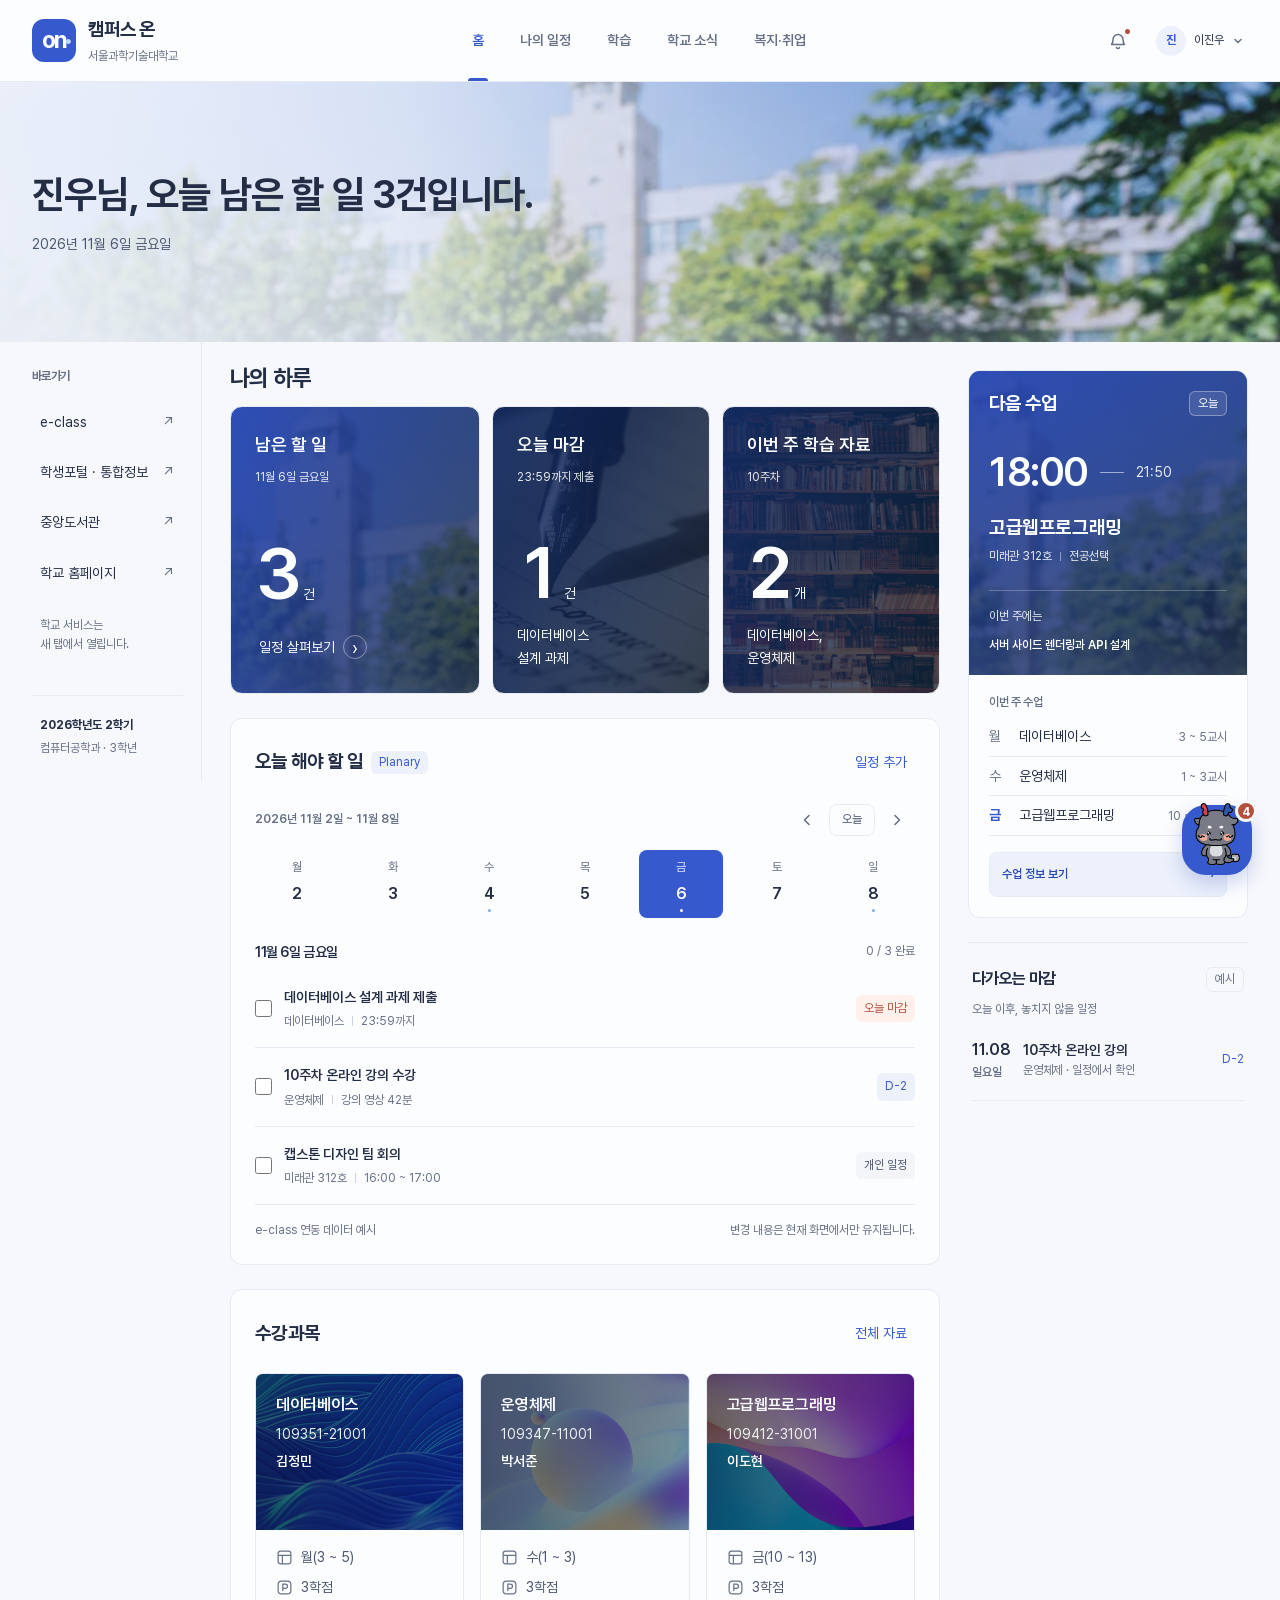
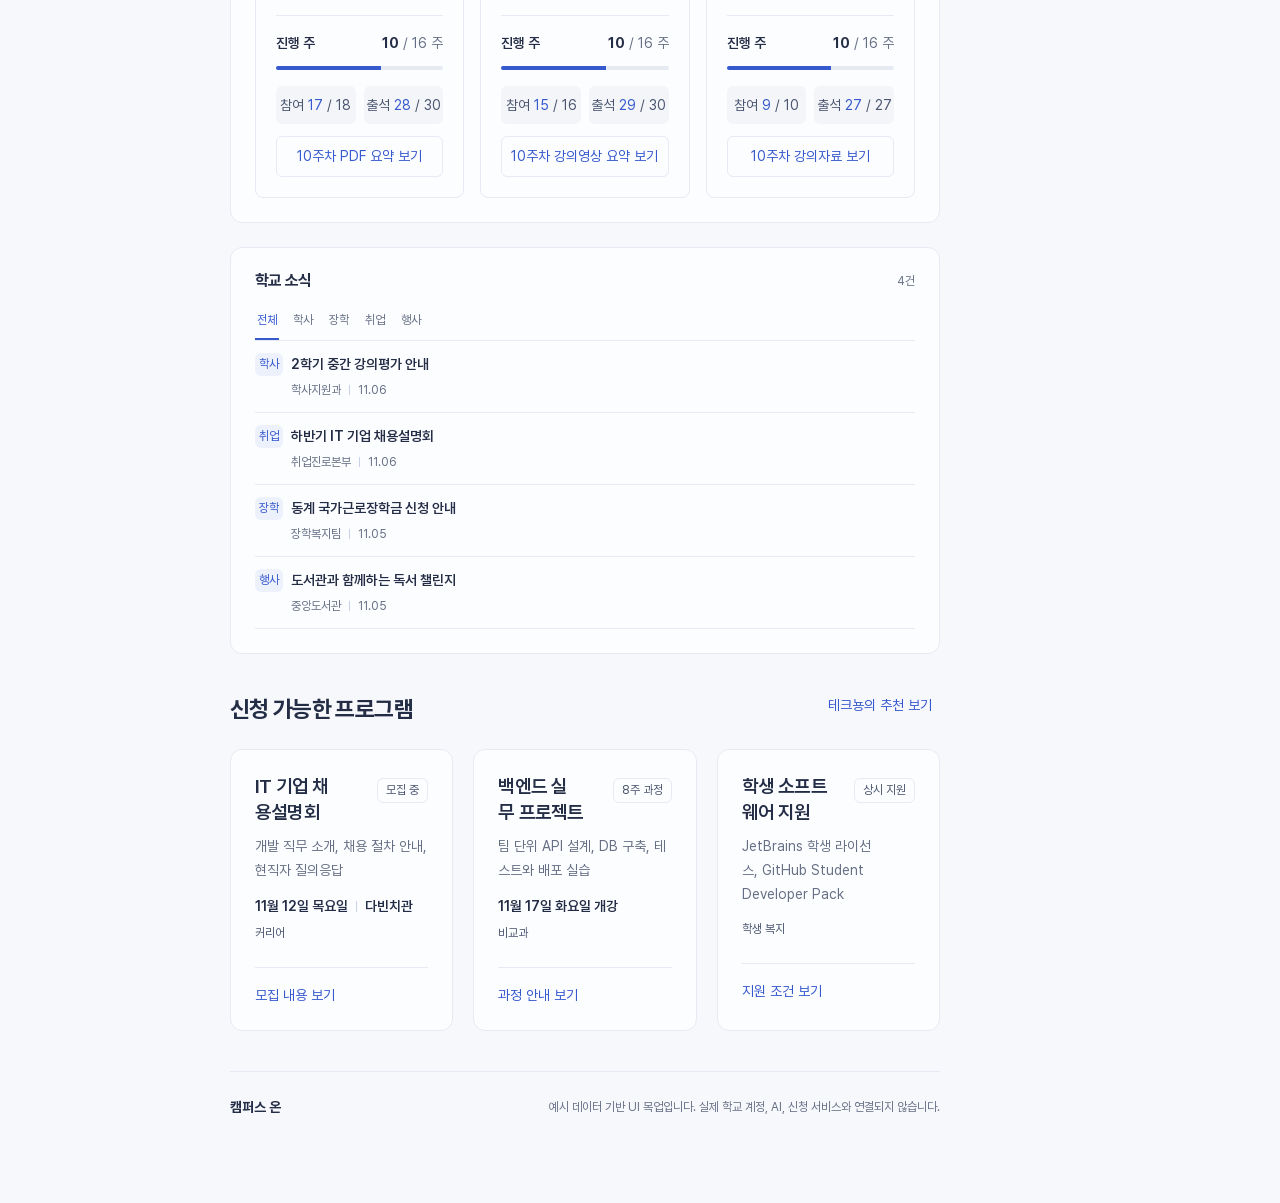
<file: index.html>
<!doctype html>
<html lang="ko">
<head><meta charset="utf-8"><meta name="viewport" content="width=device-width,initial-scale=1"><meta name="theme-color" content="#f7f8fc"><meta name="description" content="서울과학기술대학교 학생의 오늘 일정, 수강과목, 학교 소식, 신청 가능한 프로그램을 한 화면에 모은 캠퍼스 온 화면 목업입니다."><title>나의 하루 | 캠퍼스 온</title><link rel="stylesheet" href="styles.css?v=764abb1"><script src="app.js" defer></script></head>
<body>
<header class="header"><a class="brand" href="#home" aria-label="캠퍼스 온 홈"><span class="brand-symbol">on<span>·</span></span><span>캠퍼스 온<small>서울과학기술대학교</small></span></a><nav aria-label="주 메뉴"><button class="nav-button active" data-view="home" aria-current="page">홈</button><button class="nav-button" data-view="schedule">나의 일정</button><button class="nav-button" data-view="learning">학습</button><button class="nav-button" data-view="notices">학교 소식</button><button class="nav-button" data-view="benefits">복지·취업</button></nav><div class="header-actions"><button class="notification-button icon-button" id="notification-button" aria-label="알림 3개" aria-expanded="false" aria-controls="notifications"><svg viewBox="0 0 20 20" fill="none" stroke="currentColor" stroke-width="1.5" stroke-linecap="round" stroke-linejoin="round" aria-hidden="true"><path d="M5 8.5a5 5 0 0 1 10 0c0 3.5 1.5 5 1.5 5h-13S5 12 5 8.5Z"/><path d="M8.5 16.5a1.6 1.6 0 0 0 3 0"/></svg><i></i></button><button class="profile-button" id="profile-button" aria-expanded="false" aria-controls="profile-menu"><span class="avatar">진</span><span>이진우</span><svg class="caret" viewBox="0 0 12 12" fill="none" stroke="currentColor" stroke-width="1.5" stroke-linecap="round" stroke-linejoin="round" aria-hidden="true"><path d="m3 4.5 3 3 3-3"/></svg></button></div><section class="header-popover" id="notifications" hidden><h2>새로운 알림 3건</h2><p>데이터베이스 설계 과제 오늘 23:59 마감<small class="meta"><span>일정</span><span>오늘</span></small></p><p>운영체제 10주차 강의 요약 등록<small class="meta"><span>학습</span><span>10분 전</span></small></p><p>신청 가능한 프로그램 4건<small class="meta"><span>테크뇽</span><span>오늘</span></small></p></section><section class="header-popover profile-menu" id="profile-menu" hidden><span class="avatar">진</span><h2>이진우</h2><p>서울과학기술대학교<br>컴퓨터공학과 3학년 2학기</p><small>프로필은 화면 확인용 예시입니다.</small></section></header>
<section class="welcome"><div class="welcome-copy"><h1>진우님, 오늘 남은 할 일 <span id="hero-pending">3</span>건입니다.</h1><p class="welcome-profile">2026년 11월 6일 금요일</p></div></section>
<div class="portal-layout">
<aside class="shortcut-rail" aria-label="학교 서비스 바로가기">
<h2>바로가기</h2>
<nav aria-label="학교 서비스">
<a href="https://eclass.seoultech.ac.kr/ilos/main/main_form.acl" target="_blank" rel="noopener noreferrer"><span>e-class</span><span aria-hidden="true">↗</span></a>
<a href="https://portal.seoultech.ac.kr/" target="_blank" rel="noopener noreferrer"><span>학생포털 · 통합정보</span><span aria-hidden="true">↗</span></a>
<a href="https://library.seoultech.ac.kr/" target="_blank" rel="noopener noreferrer"><span>중앙도서관</span><span aria-hidden="true">↗</span></a>
<a href="https://www.seoultech.ac.kr/" target="_blank" rel="noopener noreferrer"><span>학교 홈페이지</span><span aria-hidden="true">↗</span></a>
</nav>
<p>학교 서비스는<br>새 탭에서 열립니다.</p>
<div class="rail-term"><strong>2026학년도 2학기</strong><span>컴퓨터공학과 · 3학년</span></div>
</aside>
<main>
<div class="page-heading"><h2 id="page-title">나의 하루</h2></div>
<div class="dashboard" id="dashboard">
<section class="summary-strip" data-section="home schedule" aria-label="오늘의 요약">
  <div class="summary-card summary-pending">
    <div class="summary-card-heading"><strong>남은 할 일</strong><span class="summary-date">11월 6일 금요일</span></div>
    <div class="summary-card-content"><p class="summary-value"><span class="summary-number" id="pending-count">3</span><span class="summary-unit">건</span></p><button class="summary-link" data-view="schedule">일정 살펴보기<span class="summary-chevron" aria-hidden="true">›</span></button></div>
  </div>
  <div class="summary-card summary-due">
    <div class="summary-card-heading"><strong>오늘 마감</strong><span class="summary-date">23:59까지 제출</span></div>
    <div class="summary-card-content"><p class="summary-value"><span class="summary-number" id="due-count">1</span><span class="summary-unit">건</span></p><p class="summary-description">데이터베이스<br>설계 과제</p></div>
  </div>
  <div class="summary-card summary-materials">
    <div class="summary-card-heading"><strong>이번 주 학습 자료</strong><span class="summary-date">10주차</span></div>
    <div class="summary-card-content"><p class="summary-value"><span class="summary-number">2</span><span class="summary-unit">개</span></p><p class="summary-description">데이터베이스,<br>운영체제</p></div>
  </div>
</section>
<section class="panel schedule-panel" data-section="home schedule"><div class="panel-heading"><div class="panel-title"><h2>오늘 해야 할 일</h2><span class="planary-label">Planary</span></div><button class="text-button" id="add-task">일정 추가</button></div><div class="week-toolbar"><strong id="week-label">11월 2일 ~ 8일</strong><div><button class="icon-button" id="prev-week" aria-label="이전 주"><svg viewBox="0 0 16 16" fill="none" stroke="currentColor" stroke-width="1.6" stroke-linecap="round" stroke-linejoin="round" aria-hidden="true"><path d="m10 3.5-4.5 4.5 4.5 4.5"/></svg></button><button class="small-button" id="today-button">오늘</button><button class="icon-button" id="next-week" aria-label="다음 주"><svg viewBox="0 0 16 16" fill="none" stroke="currentColor" stroke-width="1.6" stroke-linecap="round" stroke-linejoin="round" aria-hidden="true"><path d="m6 3.5 4.5 4.5L6 12.5"/></svg></button></div></div><div class="week-grid" id="week-grid" aria-label="날짜 선택"></div><div class="task-list-heading"><h3 id="task-date">11월 6일 금요일</h3><span id="task-progress">0 / 3 완료</span></div><div id="task-list" class="task-list"></div><div class="schedule-footer">e-class 연동 데이터 예시<span class="local-note">변경 내용은 현재 화면에서만 유지됩니다.</span></div></section>
<section class="panel learning-panel" data-section="home learning"><div class="panel-heading"><div><h2>수강과목</h2></div><button class="text-button" data-view="learning">전체 자료</button></div><div class="learning-grid">
<article class="course-card"><div class="course-cover database"><h3>데이터베이스</h3><p>109351-21001</p><p>김정민</p></div><div class="course-body"><ul class="course-meta"><li><svg viewBox="0 0 20 20" fill="none" stroke="currentColor" stroke-width="1.4" aria-hidden="true"><rect x="2.5" y="2.5" width="15" height="15" rx="3"/><path d="M2.5 7.5h15M7.5 7.5v10"/></svg>월(3 ~ 5)</li><li><svg viewBox="0 0 20 20" fill="none" stroke="currentColor" stroke-width="1.4" aria-hidden="true"><rect x="2.5" y="2.5" width="15" height="15" rx="4"/><path d="M8 14V6h3a2.5 2.5 0 0 1 0 5H8"/></svg>3학점</li></ul><div class="course-week">진행 주<span><b>10</b> / 16 주</span></div><div class="course-progress" role="img" aria-label="16주 중 10주 진행"><i style="width: 62.5%"></i></div><div class="course-stats"><span>참여 <b>17</b> / 18</span><span>출석 <b>28</b> / 30</span></div><button class="course-summary" data-course="database" data-material="db-10">10주차 PDF 요약 보기</button></div></article>
<article class="course-card"><div class="course-cover os"><h3>운영체제</h3><p>109347-11001</p><p>박서준</p></div><div class="course-body"><ul class="course-meta"><li><svg viewBox="0 0 20 20" fill="none" stroke="currentColor" stroke-width="1.4" aria-hidden="true"><rect x="2.5" y="2.5" width="15" height="15" rx="3"/><path d="M2.5 7.5h15M7.5 7.5v10"/></svg>수(1 ~ 3)</li><li><svg viewBox="0 0 20 20" fill="none" stroke="currentColor" stroke-width="1.4" aria-hidden="true"><rect x="2.5" y="2.5" width="15" height="15" rx="4"/><path d="M8 14V6h3a2.5 2.5 0 0 1 0 5H8"/></svg>3학점</li></ul><div class="course-week">진행 주<span><b>10</b> / 16 주</span></div><div class="course-progress" role="img" aria-label="16주 중 10주 진행"><i style="width: 62.5%"></i></div><div class="course-stats"><span>참여 <b>15</b> / 16</span><span>출석 <b>29</b> / 30</span></div><button class="course-summary" data-course="os" data-material="os-10">10주차 강의영상 요약 보기</button></div></article>
<article class="course-card"><div class="course-cover web"><h3>고급웹프로그래밍</h3><p>109412-31001</p><p>이도현</p></div><div class="course-body"><ul class="course-meta"><li><svg viewBox="0 0 20 20" fill="none" stroke="currentColor" stroke-width="1.4" aria-hidden="true"><rect x="2.5" y="2.5" width="15" height="15" rx="3"/><path d="M2.5 7.5h15M7.5 7.5v10"/></svg>금(10 ~ 13)</li><li><svg viewBox="0 0 20 20" fill="none" stroke="currentColor" stroke-width="1.4" aria-hidden="true"><rect x="2.5" y="2.5" width="15" height="15" rx="4"/><path d="M8 14V6h3a2.5 2.5 0 0 1 0 5H8"/></svg>3학점</li></ul><div class="course-week">진행 주<span><b>10</b> / 16 주</span></div><div class="course-progress" role="img" aria-label="16주 중 10주 진행"><i style="width: 62.5%"></i></div><div class="course-stats"><span>참여 <b>9</b> / 10</span><span>출석 <b>27</b> / 27</span></div><button class="course-summary" data-course="web" data-material="web-10">10주차 강의자료 보기</button></div></article>
</div></section>
<section class="panel material-panel" data-section="material" aria-labelledby="material-title" hidden><div class="material-heading"><button class="text-button back-button" data-view="learning"><svg viewBox="0 0 16 16" fill="none" stroke="currentColor" stroke-width="1.6" stroke-linecap="round" stroke-linejoin="round" aria-hidden="true"><path d="m10 3.5-4.5 4.5 4.5 4.5"/></svg>수강과목</button><h2 id="material-title"></h2><p class="meta" id="material-course-meta"></p></div><div class="material-main"><div class="material-source" id="material-source"></div><div class="material-result" id="material-result"></div></div></section>
<section class="panel notices-panel" data-section="home notices"><div class="panel-heading"><h2>학교 소식</h2><span class="count-label">4건</span></div><div class="filter-tabs" role="group" aria-label="공지 분류"><button class="selected" data-filter="all" aria-pressed="true">전체</button><button data-filter="학사" aria-pressed="false">학사</button><button data-filter="장학" aria-pressed="false">장학</button><button data-filter="취업" aria-pressed="false">취업</button><button data-filter="행사" aria-pressed="false">행사</button></div><div id="notice-list" class="notice-list"></div></section>
<section class="benefits-panel" data-section="home benefits"><div class="panel-heading"><div><h2>신청 가능한 프로그램</h2></div><button class="text-button" id="open-recommendations">테크뇽의 추천 보기</button></div><div class="benefit-grid"><article class="benefit-card career"><div class="benefit-card-top"><h3>IT 기업 채용설명회</h3><span>모집 중</span></div><p>개발 직무 소개, 채용 절차 안내, 현직자 질의응답</p><p class="benefit-date meta"><span>11월 12일 목요일</span><span>다빈치관</span></p><p class="benefit-facts">커리어</p><button data-detail="career">모집 내용 보기</button></article><article class="benefit-card project"><div class="benefit-card-top"><h3>백엔드 실무 프로젝트</h3><span>8주 과정</span></div><p>팀 단위 <abbr title="Application Programming Interface">API</abbr> 설계, <abbr title="데이터베이스">DB</abbr> 구축, 테스트와 배포 실습</p><p class="benefit-date">11월 17일 화요일 개강</p><p class="benefit-facts">비교과</p><button data-detail="project">과정 안내 보기</button></article><article class="benefit-card software"><div class="benefit-card-top"><h3>학생 소프트웨어 지원</h3><span>상시 지원</span></div><p>JetBrains 학생 라이선스, GitHub Student Developer Pack</p><p class="benefit-facts">학생 복지</p><button data-detail="software">지원 조건 보기</button></article></div></section>
</div>
<footer><a class="footer-brand" href="#home">캠퍼스 온</a><p>예시 데이터 기반 UI 목업입니다. 실제 학교 계정, AI, 신청 서비스와 연결되지 않습니다.</p></footer>
</main>
<aside class="context-rail" aria-label="수업과 다가오는 마감" data-section="home schedule">
<section class="panel next-class-panel" data-section="home schedule" aria-label="다음 수업과 이번 주 시간표">
  <div class="next-class-hero">
    <div class="panel-heading"><h2>다음 수업</h2><span class="subtle-tag">오늘</span></div>
    <div class="next-class-time"><span>18:00</span><span class="time-line" aria-hidden="true"></span><small>21:50</small></div>
    <h3>고급웹프로그래밍</h3>
    <p class="meta"><span>미래관 312호</span><span>전공선택</span></p>
    <div class="next-class-note"><span>이번 주에는</span><strong>서버 사이드 렌더링과 API 설계</strong></div>
  </div>
  <div class="next-class-agenda">
    <div class="week-classes"><h3>이번 주 수업</h3><ul><li><span>월</span>데이터베이스<small>3 ~ 5교시</small></li><li><span>수</span>운영체제<small>1 ~ 3교시</small></li><li class="today"><span>금</span>고급웹프로그래밍<small>10 ~ 13교시</small></li></ul></div>
    <button class="wide-button" data-detail="class">수업 정보 보기<span aria-hidden="true">›</span></button>
  </div>
</section>
<section class="deadline-panel"><div class="panel-heading"><h2>다가오는 마감</h2><span class="subtle-tag">예시</span></div>
<p class="rail-description">오늘 이후, 놓치지 않을 일정</p>
<button class="deadline-row" data-view="schedule"><span class="deadline-date">11.08<small>일요일</small></span><span><strong>10주차 온라인 강의</strong><small>운영체제 · 일정에서 확인</small></span><span class="deadline-count">D-2</span></button>
<button class="deadline-row" data-detail="dorm"><span class="deadline-date">11.10<small>화요일</small></span><span><strong>기숙사 추가신청</strong><small>18:00 접수 마감</small></span><span class="deadline-count">D-4</span></button>
<p class="rail-disclaimer">샘플 일정입니다. 실제 신청 기한은 학교 공지를 확인해 주세요.</p>
</section>
</aside>
</div>
<div class="fab-area"><span class="fab-hint" id="fab-hint">기숙사 추가신청 마감 D-4</span><button class="bot-fab" id="bot-fab" aria-label="테크뇽 추천 열기" aria-expanded="false" aria-controls="bot-panel"><img src="assets/technyong-front.webp" alt="" width="45" height="62"><span class="fab-spark">4</span><span class="fab-close" aria-hidden="true">×</span></button></div>
<section class="bot-panel" id="bot-panel" aria-label="테크뇽 프로그램 추천" hidden><div class="bot-header"><div class="bot-avatar"><img src="assets/technyong-front.webp" alt="" width="36" height="36"></div><div><h2>테크뇽</h2><span id="bot-role">학생 프로그램 추천</span></div><button class="icon-button" id="close-bot" aria-label="테크뇽 닫기">×</button></div><div class="bot-content" id="bot-recommend"><div class="bot-greeting"><h3>컴퓨터공학과 3학년<br>신청 가능한 프로그램 4건</h3><img src="assets/technyong-hearts.webp" alt="" width="72" height="72"></div><p class="bot-intro">학과·학년과 신청 기간을 기준으로 골랐어요.</p><div id="bot-recommendations"></div><p class="bot-disclaimer">개인화 추천 화면 예시입니다. 실제 AI 추천이 아닙니다.</p></div><div class="bot-content" id="bot-study" hidden><p class="study-context"><span>지금 보는 자료</span><strong id="study-context-title"></strong></p><p class="bot-intro" id="study-intro"></p><div class="study-thread" id="study-thread" aria-live="polite"></div><div class="study-suggestions" id="study-suggestions"></div><form class="study-ask" id="study-ask"><input id="study-input" name="question" maxlength="200" autocomplete="off" aria-label="이 자료에 대해 질문하기" placeholder="이 자료에 대해 질문하기"><button class="primary-button" type="submit">보내기</button></form><p class="bot-disclaimer">예시 답변입니다. 실제 AI가 자료를 읽고 답하지 않습니다.</p></div><div class="bot-footer"><span id="bot-footer-label">추천 기준</span><strong id="bot-footer-value">학과, 학년, 신청 기간</strong></div></section>
<dialog id="detail-dialog"><div class="dialog-top"><h2 id="detail-title"></h2><button class="icon-button" id="close-detail" aria-label="상세보기 닫기">×</button></div><p id="detail-category" class="dialog-sub"></p><div id="detail-body"></div><div class="dialog-footer"><span>화면 확인용 예시 정보입니다.</span><button class="primary-button" id="confirm-detail">확인</button></div></dialog>
<dialog id="task-dialog"><form id="task-form"><div class="dialog-top"><h2>나의 일정 추가</h2><button class="icon-button" type="button" id="close-task" aria-label="일정 추가 닫기">×</button></div><p class="form-description">현재 화면에서만 유지되는 개인 일정이에요.</p><label>일정 이름<input name="title" required maxlength="80" placeholder="예: 운영체제 과제 제출"></label><div class="form-row"><label>날짜<input type="date" name="date" required></label><label>시간<input type="time" name="time" required value="18:00"></label></div><button class="primary-button" type="submit">일정 추가하기</button></form></dialog>
<div class="toast" id="toast" role="status" aria-live="polite"></div>
</body></html>
</file>
<file: styles.css>
/* Hallmark · shape: app screen · genre: modern-minimal (inferred) · theme: brand · redesign: restyle
 * paper: #f7f8fc · accent: #3659ce · display: Pretendard JP · body: Pretendard JP
 * nav: kept (top bar, five destinations) · signature: kept (Planary week strip and today's task list) · states: empty (tasks), done, selected, disabled
 * axes: light/grotesk-sans/cool · posture: restrained, one blue for action and selection, coral for deadlines and unread counts · contrast: pass · v2.0.0 */
/* Hallmark · pre-emit critique: P3 H4 E4 S4 R4 V3 · weakest: V, the layout is kept by request; variety comes from the e-class course cards and the week strip, not from a new composition */
/* Hallmark · waive 39b · button.day-button tiles stand 69px, holding weekday, date and the task mark · the Planary week strip is the date picker of this schedule screen, sized as tiles, not as toolbar controls */
/* Hallmark · dismissed F4 · the fills it counts are the nav underline, the unread mark, the selected day, the progress bar and the FAB; the one filled button recipe is .primary-button inside the dialogs */
/* Hallmark · reworded "새로운 알림 3" to "새로운 알림 3건" · 38iii names the accented count */
/* Hallmark · reworded "오늘 해야 할 일 Planary" to "오늘 해야 할 일" with the Planary tag beside the heading · 38iii names the accented tag */
/* Hallmark · reworded "컴퓨터공학과 3학년대상 프로그램" to "컴퓨터공학과 3학년 신청 가능한 프로그램 4건" · 54 names the eyebrow above it */
/* Hallmark · reworded "[취업] IT 기업 채용설명회" to "IT 기업 채용설명회" · 54 names the bracketed category tag */
/* Hallmark · reworded "[비교과] 백엔드 실무 프로젝트 과정" to "백엔드 실무 프로젝트 과정" · 54 names the bracketed category, now in the meta row */
/* Hallmark · reworded "[복지] 학생 소프트웨어 지원" to "학생 소프트웨어 지원" · 54 names the bracketed welfare tag, now in the meta row */
/* Hallmark · reworded "[복지] 2학기 기숙사 추가신청" to "2학기 기숙사 추가신청" · 54 names the bracketed dorm tag, now in the meta row */
/* Hallmark · reworded "11.12" to "11월 12일 목요일" · 63 names the dotted button label that carried it */
/* Hallmark · reworded "11.17" to "11월 17일 화요일 개강" · 63 names the dated button label, now a card fact */
/* Hallmark · finish-review: subagent · fix · 5 findings · 4 resolved (FAB hint hidden under 1600px, header and band aligned to main, program date on its own line, course covers on three hues) · 1 unresolved (notices panel stretches to the courses row; kept layout) */
/* Hallmark · dropped technyong.webp · the user supplied the school's official Technyong sheet and emotes; technyong-front.webp, technyong-hearts.webp and technyong-cheer.webp replace the cut from the BOT capture */
@import url("./tokens.css");
@import url("./base.css");
@font-face {
  font-family: "Pretendard JP";
  font-style: normal;
  font-weight: 400;
  font-display: swap;
  src: url("assets/fonts/PretendardJP-Regular.woff2") format("woff2");
}
@font-face {
  font-family: "Pretendard JP";
  font-style: normal;
  font-weight: 600;
  font-display: swap;
  src: url("assets/fonts/PretendardJP-SemiBold.woff2") format("woff2");
}
@font-face {
  font-family: "Pretendard JP";
  font-style: normal;
  font-weight: 700;
  font-display: swap;
  src: url("assets/fonts/PretendardJP-Bold.woff2") format("woff2");
}
body {
  background: var(--color-paper);
  color: var(--color-ink);
  font-size: var(--text-sm);
  line-height: 1.6;
}
button,
a,
input {
  -webkit-tap-highlight-color: transparent;
}
button {
  cursor: pointer;
  color: inherit;
  background: none;
  border: 0;
}
button {
  transition:
    background var(--dur-short),
    color var(--dur-short),
    transform var(--dur-short);
}
button:hover {
  background: var(--color-accent-wash);
}
button:active {
  transform: translateY(1px);
}
button:disabled {
  color: var(--color-muted);
  background: none;
  cursor: not-allowed;
  transform: none;
}
button:focus-visible,
a:focus-visible,
input:focus-visible {
  outline: 3px solid var(--color-focus);
  outline-offset: 3px;
}
a {
  color: inherit;
  text-decoration: none;
}
h1,
h2,
h3,
p {
  margin: 0;
}
h2 {
  font-size: var(--text-lg);
  letter-spacing: -0.65px;
}
h3 {
  font-size: var(--text-sm);
  letter-spacing: -0.4px;
}
small {
  font-size: var(--text-xs);
}
i {
  font-style: normal;
}
abbr[title] {
  text-decoration: none;
}
.header {
  height: 82px;
  display: flex;
  align-items: center;
  gap: 52px;
  padding: 0 32px;
  background: var(--color-surface);
  border-bottom: 1px solid var(--color-rule);
  position: relative;
  z-index: 20;
}
.brand {
  display: flex;
  align-items: center;
  gap: var(--space-sm);
  font-size: var(--text-lg);
  font-weight: 700;
  letter-spacing: -1px;
  flex-shrink: 0;
}
.brand-symbol {
  width: 44px;
  height: 43px;
  display: grid;
  place-content: center;
  background: var(--color-accent);
  border-radius: var(--radius-card);
  color: var(--color-accent-ink);
  font-size: var(--text-xl);
  letter-spacing: -2px;
  position: relative;
}
.brand-symbol > span {
  position: absolute;
  right: 5px;
  top: -5px;
  color: var(--color-brand-tint);
  font-size: var(--text-3xl);
}
.brand small {
  display: block;
  font-size: var(--text-xs);
  letter-spacing: 0;
  color: var(--color-muted);
  font-weight: 400;
  margin-top: 1px;
}
.header nav {
  display: flex;
  height: 100%;
  gap: 28px;
  align-items: stretch;
  margin: auto;
}
.nav-button {
  position: relative;
  white-space: nowrap;
  padding: 0 var(--space-2xs);
  font-size: var(--text-sm);
  font-weight: 600;
  color: var(--color-muted);
}
.nav-button.active {
  color: var(--color-accent);
}
.nav-button.active:after {
  content: "";
  position: absolute;
  bottom: 0;
  left: 0;
  right: 0;
  height: 3px;
  background: var(--color-accent);
  border-radius: 3px 3px 0 0;
}
.nav-button:hover {
  background: transparent;
  color: var(--color-accent);
}
.header-actions {
  display: flex;
  align-items: center;
  gap: var(--space-md);
}
.icon-button {
  position: relative;
  display: inline-grid;
  place-items: center;
  width: 36px;
  height: 36px;
  border-radius: var(--radius-control);
  font-size: var(--text-xl);
  line-height: 1;
  color: var(--color-muted);
  flex-shrink: 0;
}
.icon-button::after {
  content: "";
  position: absolute;
  inset: -4px;
}
.icon-button svg {
  width: 20px;
  height: 20px;
}
.week-toolbar .icon-button svg {
  width: 16px;
  height: 16px;
}
.notification-button {
  position: relative;
}
.notification-button i {
  width: 5px;
  height: 5px;
  background: var(--color-alert);
  border-radius: 50%;
  position: absolute;
  top: 6px;
  right: 6px;
}
.profile-button {
  display: flex;
  align-items: center;
  gap: var(--space-xs);
  font-size: var(--text-xs);
  white-space: nowrap;
  padding: var(--space-2xs);
  border-radius: var(--radius-control);
}
.avatar {
  display: grid;
  place-items: center;
  width: 30px;
  height: 30px;
  border-radius: 50%;
  background: var(--color-accent-wash);
  color: var(--color-accent);
  font-size: var(--text-xs);
  font-weight: 700;
}
.caret {
  width: 12px;
  height: 12px;
  color: var(--color-muted);
}
.header-popover {
  position: absolute;
  right: 4%;
  top: 72px;
  width: 320px;
  background: var(--color-surface);
  border: 0;
  border-radius: var(--radius-card);
  padding: var(--space-lg);
  box-shadow: var(--shadow-pop);
  z-index: 25;
}
.header-popover h2 {
  font-size: var(--text-md);
}
.header-popover p {
  font-size: var(--text-xs);
  padding: var(--space-md) 0;
  border-bottom: 1px solid var(--color-rule);
}
.header-popover p small {
  display: flex;
  font-size: var(--text-xs);
  color: var(--color-muted);
  margin-top: var(--space-2xs);
}
.profile-menu > small {
  font-size: var(--text-xs);
  color: var(--color-muted);
  display: block;
  margin-top: var(--space-md);
}
.profile-menu > .avatar {
  margin-bottom: var(--space-sm);
}
.welcome {
  position: relative;
  overflow: hidden;
  padding: 56px 32px;
  min-height: 260px;
  background: var(--color-paper-3);
  isolation: isolate;
  display: flex;
  align-items: center;
}
.welcome:before {
  content: "";
  position: absolute;
  inset: 0;
  z-index: -2;
  background: url("assets/campus.webp") center 48% / cover no-repeat;
  opacity: 1;
}
.welcome:after {
  content: "";
  position: absolute;
  inset: 0;
  z-index: -1;
  background:
    linear-gradient(90deg, color-mix(in srgb, var(--color-paper-3) 95%, transparent) 0%, color-mix(in srgb, var(--color-paper-3) 76%, transparent) 32%, transparent 75%);
}
.welcome-copy {
  position: relative;
  z-index: 1;
}
h1 {
  font-size: var(--text-2xl);
  line-height: 1.35;
  letter-spacing: -0.8px;
  font-weight: 700;
  max-width: none;
}
.welcome h1 {
  font-size: clamp(30px, 3vw, 44px);
  word-break: keep-all;
  width: fit-content;
  max-width: 100%;
  animation: greeting-rise 0.65s cubic-bezier(0.16, 1, 0.3, 1) 0.05s both;
}
.welcome-profile {
  animation: greeting-rise 0.65s cubic-bezier(0.16, 1, 0.3, 1) 0.16s both;
}
@keyframes greeting-rise {
  from { opacity: 0; transform: translateY(16px); }
  to { opacity: 1; transform: translateY(0); }
}
@media (prefers-reduced-motion: reduce) {
  .welcome h1, .welcome-profile {
    animation: none;
  }
}
.welcome-profile {
  margin-top: var(--space-sm);
  font-size: var(--text-sm);
  color: var(--color-ink-2);
}
.meta {
  display: flex;
  flex-wrap: wrap;
  align-items: center;
  column-gap: var(--space-xs);
}
.meta > span + span::before {
  content: "";
  display: inline-block;
  width: 1px;
  height: 0.8em;
  margin-right: var(--space-xs);
  vertical-align: -0.08em;
  background: var(--color-rule-strong);
}
main {
  padding: 0 4.5%;
  margin: auto;
}
.page-heading {
  display: flex;
  justify-content: space-between;
  align-items: center;
  margin: var(--space-lg) 0 var(--space-md);
}
.dialog-sub {
  font-size: var(--text-sm);
  color: var(--color-muted);
  margin-top: var(--space-2xs);
}
.page-heading h2 {
  font-size: var(--text-xl);
  letter-spacing: -0.8px;
}
.dashboard {
  display: grid;
  grid-template-columns: minmax(0, 1fr) minmax(0, 1fr) minmax(260px, 0.9fr);
  gap: var(--space-lg);
  align-items: start;
}
.summary-strip {
  grid-column: 1/-1;
  display: grid;
  grid-template-columns: minmax(0, 1.15fr) repeat(2, minmax(0, 1fr));
  gap: var(--space-sm);
}
.summary-card {
  display: flex;
  flex-direction: column;
  justify-content: space-between;
  min-width: 0;
  min-height: 288px;
  padding: 24px;
  border: 1px solid var(--color-rule);
  border-radius: var(--radius-card);
  color: var(--color-accent-ink);
  background-color: var(--color-ink);
  background-image:
    linear-gradient(110deg, var(--color-summary-overlay-start), var(--color-summary-overlay-end)),
    var(--summary-photo);
  background-size: cover;
  background-position: center;
}
.summary-card-heading,
.summary-card-content {
  display: flex;
  align-items: center;
  justify-content: space-between;
  gap: var(--space-xs);
}
.summary-card-heading {
  min-height: 54px;
  flex-direction: column;
  align-items: flex-start;
  justify-content: flex-start;
  gap: 8px;
}
.summary-card-heading strong {
  font-size: 18px;
  font-weight: 600;
}
.summary-pending {
  --summary-photo: url("assets/campus.webp");
  background-image:
    linear-gradient(110deg, var(--color-summary-blue-start), var(--color-summary-overlay-end)),
    var(--summary-photo);
}
.summary-date {
  font-size: var(--text-xs);
  color: color-mix(in srgb, var(--color-accent-ink) 90%, transparent);
  white-space: nowrap;
}
.summary-card-content {
  margin-top: 32px;
  flex-direction: column;
  align-items: flex-start;
  gap: 16px;
}
.summary-value {
  display: inline-flex;
  align-items: baseline;
  gap: var(--space-2xs);
  flex-shrink: 0;
}
.summary-number {
  font-size: 72px;
  font-weight: 600;
  line-height: 1;
  letter-spacing: -0.04em;
  font-variant-numeric: tabular-nums;
  color: inherit;
}
.summary-unit {
  font-size: var(--text-sm);
  font-weight: 400;
  color: inherit;
}
.summary-due {
  --summary-photo: url("assets/summary-writing.webp");
}
.summary-materials {
  --summary-photo: url("assets/summary-library.webp");
}
.summary-description {
  min-height: 44px;
  min-width: 0;
  font-size: var(--text-sm);
  font-weight: 400;
  line-height: 1.6;
  text-align: left;
  overflow-wrap: anywhere;
}
.summary-link {
  display: inline-flex;
  align-items: center;
  gap: var(--space-xs);
  min-height: 44px;
  margin-right: -4px;
  padding: var(--space-2xs);
  border-radius: var(--radius-tag);
  font-size: var(--text-sm);
  color: inherit;
  white-space: nowrap;
  transition: background var(--dur-micro) var(--ease-out);
}
.summary-chevron {
  display: grid;
  place-items: center;
  width: 24px;
  height: 24px;
  border: 1px solid color-mix(in srgb, var(--color-accent-ink) 40%, transparent);
  border-radius: var(--radius-pill);
  font-size: var(--text-lg);
  line-height: 1;
}
.summary-link:hover {
  background: color-mix(in srgb, var(--color-accent-ink) 12%, transparent);
}
.summary-link:active {
  background: color-mix(in srgb, var(--color-accent-ink) 20%, transparent);
}
.summary-link:focus-visible {
  outline: 2px solid var(--color-accent-ink);
  outline-offset: 3px;
}
.panel {
  background: var(--color-surface);
  border: 1px solid var(--color-rule);
  border-radius: var(--radius-card);
  padding: var(--space-lg);
  min-width: 0;
}
.panel-heading {
  display: flex;
  justify-content: space-between;
  align-items: center;
  gap: var(--space-sm);
}
.panel-title {
  display: flex;
  align-items: center;
  gap: var(--space-xs);
}
.planary-label {
  font-size: var(--text-xs);
  color: var(--color-accent);
  background: var(--color-accent-wash);
  border-radius: var(--radius-tag);
  padding: var(--space-3xs) var(--space-xs);
  font-weight: 400;
}
.text-button {
  font-size: var(--text-sm);
  color: var(--color-accent);
  white-space: nowrap;
  padding: var(--space-xs) var(--space-xs);
  border-radius: var(--radius-tag);
}
.schedule-panel {
  grid-column: span 2;
}
.week-toolbar {
  display: flex;
  justify-content: space-between;
  align-items: center;
  margin-top: 20px;
}
.week-toolbar > strong {
  font-size: var(--text-xs);
  font-weight: 600;
  color: var(--color-muted);
}
.week-toolbar > div {
  display: flex;
  align-items: center;
  gap: var(--space-2xs);
}
.small-button {
  display: inline-flex;
  align-items: center;
  min-height: 32px;
  white-space: nowrap;
  font-size: var(--text-xs);
  padding: 0 var(--space-sm);
  border: 1px solid var(--color-rule);
  border-radius: var(--radius-control);
  color: var(--color-ink-2);
}
.week-grid {
  display: grid;
  grid-template-columns: repeat(7, minmax(0, 1fr));
  gap: var(--space-sm);
  margin: var(--space-sm) 0 var(--space-lg);
}
.day-button {
  position: relative;
  padding: var(--space-xs) 0 var(--space-sm);
  border-radius: var(--radius-control);
}
.day-button > span {
  display: block;
  font-size: var(--text-xs);
  color: var(--color-muted);
  margin-bottom: var(--space-2xs);
}
.day-button > strong {
  font-size: var(--text-md);
  font-weight: 600;
}
.day-button.selected {
  background: var(--color-accent);
  color: var(--color-accent-ink);
}
.day-button.selected > span {
  color: color-mix(in srgb, var(--color-accent-ink) 85%, var(--color-accent));
}
.day-button.has-tasks:after {
  content: "";
  width: 3px;
  height: 3px;
  position: absolute;
  bottom: 6px;
  left: calc(50% - 1.5px);
  border-radius: 50%;
  background: var(--color-accent-soft);
}
.day-button.selected:after {
  background: var(--color-accent-ink);
}
.task-list-heading {
  display: flex;
  justify-content: space-between;
  align-items: center;
  padding-bottom: var(--space-xs);
}
.task-list-heading h3 {
  font-size: var(--text-sm);
  font-weight: 600;
}
.task-list-heading > span {
  font-size: var(--text-xs);
  color: var(--color-muted);
}
.task-row {
  display: flex;
  align-items: center;
  gap: var(--space-sm);
  padding: var(--space-md) 0;
  border-bottom: 1px solid var(--color-rule);
}
.task-row input {
  accent-color: var(--color-accent);
  width: 17px;
  height: 17px;
  cursor: pointer;
  flex-shrink: 0;
  margin: 0;
}
.task-row label {
  cursor: pointer;
  flex: 1;
  min-width: 0;
  font-size: var(--text-sm);
  font-weight: 600;
  overflow-wrap: anywhere;
}
.task-row small {
  display: flex;
  font-size: var(--text-xs);
  color: var(--color-muted);
  font-weight: 400;
  margin-top: var(--space-2xs);
}
.task-row.done label {
  text-decoration: line-through;
  color: var(--color-muted);
}
.task-row.done small {
  text-decoration: none;
}
.task-badge {
  font-size: var(--text-xs);
  border-radius: var(--radius-tag);
  padding: var(--space-2xs) var(--space-xs);
  white-space: nowrap;
  background: var(--color-accent-wash);
  color: var(--color-accent);
}
.task-badge.urgent {
  background: var(--color-alert-wash);
  color: var(--color-alert);
}
.task-badge.personal {
  background: var(--color-paper-2);
  color: var(--color-ink-2);
}
.schedule-footer {
  display: flex;
  align-items: center;
  gap: var(--space-2xs);
  font-size: var(--text-xs);
  color: var(--color-muted);
  margin-top: var(--space-md);
}
.local-note {
  margin-left: auto;
  font-size: var(--text-xs);
}
.next-class-panel.panel {
  height: auto;
  padding: 0;
  overflow: hidden;
}
.next-class-hero {
  padding: 20px;
  color: var(--color-accent-ink);
  background-color: var(--color-ink);
  background-image:
    linear-gradient(145deg, var(--color-summary-blue-start), var(--color-summary-overlay-end)),
    url("assets/campus.webp");
  background-size: cover;
  background-position: 58% center;
}
.next-class-hero .subtle-tag {
  color: inherit;
  border-color: color-mix(in srgb, var(--color-accent-ink) 35%, transparent);
  background: color-mix(in srgb, var(--color-accent-ink) 10%, transparent);
}
.next-class-agenda {
  padding: 20px;
}
.subtle-tag {
  font-size: var(--text-xs);
  color: var(--color-muted);
  border: 1px solid var(--color-rule);
  border-radius: var(--radius-tag);
  padding: var(--space-3xs) var(--space-xs);
}
.next-class-time {
  display: flex;
  align-items: center;
  gap: var(--space-sm);
  margin-top: var(--space-lg);
}
.next-class-time > span:first-child {
  font-size: 40px;
  letter-spacing: -1.5px;
  color: inherit;
  font-weight: 600;
}
.time-line {
  width: 24px;
  height: 1px;
  background: color-mix(in srgb, var(--color-accent-ink) 55%, transparent);
}
.next-class-time small {
  font-size: var(--text-sm);
  color: color-mix(in srgb, var(--color-accent-ink) 90%, transparent);
}
.next-class-hero > h3 {
  font-size: var(--text-lg);
  margin-top: var(--space-sm);
}
.next-class-hero > p {
  font-size: var(--text-xs);
  color: color-mix(in srgb, var(--color-accent-ink) 90%, transparent);
  margin-top: var(--space-xs);
}
.next-class-hero .meta > span + span::before {
  background: color-mix(in srgb, var(--color-accent-ink) 45%, transparent);
}
.next-class-note {
  padding-top: var(--space-md);
  margin-top: var(--space-lg);
  border-top: 1px solid color-mix(in srgb, var(--color-accent-ink) 25%, transparent);
}
.next-class-note > span {
  display: block;
  font-size: var(--text-xs);
  color: color-mix(in srgb, var(--color-accent-ink) 90%, transparent);
}
.next-class-note > strong {
  font-size: var(--text-xs);
  font-weight: 600;
  display: block;
  margin-top: var(--space-xs);
  line-height: 1.7;
}
.wide-button {
  display: flex;
  justify-content: space-between;
  align-items: center;
  width: 100%;
  background: var(--color-accent-wash);
  border: 1px solid var(--color-rule);
  border-radius: var(--radius-control);
  padding: var(--space-sm);
  text-align: left;
  font-size: var(--text-xs);
  font-weight: 600;
  color: var(--color-accent-strong);
  margin-top: var(--space-md);
  transition: background var(--dur-micro) var(--ease-out);
}
.wide-button:hover {
  background: var(--color-paper-3);
}
.wide-button:active {
  background: var(--color-rule);
}
.week-classes h3 {
  font-size: var(--text-xs);
  font-weight: 600;
  color: var(--color-muted);
}
.week-classes ul {
  margin: var(--space-xs) 0 0;
  padding: 0;
  list-style: none;
}
.week-classes li {
  display: flex;
  align-items: baseline;
  gap: var(--space-sm);
  padding: var(--space-xs) 0;
  border-bottom: 1px solid var(--color-rule);
  font-size: var(--text-sm);
}
.week-classes li > span {
  width: 18px;
  flex-shrink: 0;
  color: var(--color-muted);
}
.week-classes li > small {
  margin-left: auto;
  font-size: var(--text-xs);
  color: var(--color-muted);
}
.week-classes li.today > span {
  color: var(--color-accent);
  font-weight: 700;
}
.learning-panel {
  grid-column: span 2;
}
.learning-grid {
  display: grid;
  grid-template-columns: repeat(auto-fit, minmax(min(168px, 100%), 1fr));
  gap: var(--space-md);
  margin-top: 20px;
}
.course-card {
  display: flex;
  flex-direction: column;
  border: 1px solid var(--color-rule);
  border-radius: var(--radius-control);
  overflow: hidden;
  background: var(--color-surface);
}
.course-cover {
  min-height: 156px;
  padding: 20px;
  color: var(--color-accent-ink);
  background-color: var(--color-ink-2);
  background-image:
    linear-gradient(90deg, var(--color-course-overlay-start), var(--color-course-overlay-end)),
    var(--course-image);
  background-size: cover;
  background-position: center;
}
.course-cover h3 {
  font-size: var(--text-md);
  font-weight: 600;
  line-height: 1.35;
  letter-spacing: -0.3px;
}
.course-cover p {
  font-size: var(--text-sm);
  margin-top: var(--space-xs);
  opacity: 0.92;
}
.course-cover p + p {
  margin-top: var(--space-2xs);
  font-weight: 600;
  opacity: 1;
}
.course-cover.database {
  background-color: var(--color-cover-database);
  --course-image: url("assets/course-database.webp");
}
.course-cover.os {
  background-color: var(--color-cover-os);
  --course-image: url("assets/course-os.webp");
}
.course-cover.web {
  background-color: var(--color-cover-web);
  --course-image: url("assets/course-web.webp");
}
.course-body {
  display: flex;
  flex-direction: column;
  flex: 1;
  padding: var(--space-md) 20px 20px;
}
.course-meta {
  display: grid;
  gap: var(--space-xs);
  margin: 0;
  padding: 0 0 var(--space-md);
  list-style: none;
  border-bottom: 1px solid var(--color-rule);
  font-size: var(--text-sm);
  color: var(--color-ink-2);
}
.course-meta li {
  display: flex;
  align-items: center;
  gap: var(--space-xs);
}
.course-meta svg {
  width: 17px;
  height: 17px;
  flex-shrink: 0;
  color: var(--color-muted);
}
.course-week {
  display: flex;
  justify-content: space-between;
  align-items: baseline;
  margin-top: var(--space-md);
  font-size: var(--text-sm);
  font-weight: 600;
}
.course-week span {
  font-weight: 400;
  color: var(--color-muted);
}
.course-week b {
  font-weight: 700;
  color: var(--color-ink);
}
.course-progress {
  height: 4px;
  margin-top: var(--space-sm);
  border-radius: 2px;
  background: var(--color-rule);
  overflow: hidden;
}
.course-progress i {
  display: block;
  height: 100%;
  background: var(--color-accent);
}
.course-stats {
  display: grid;
  grid-template-columns: repeat(2, minmax(0, 1fr));
  gap: var(--space-xs);
  margin-top: var(--space-md);
}
.course-stats span {
  padding: var(--space-xs) 0;
  border-radius: var(--radius-tag);
  background: var(--color-paper-2);
  text-align: center;
  font-size: var(--text-sm);
  color: var(--color-ink-2);
}
.course-stats b {
  font-weight: 400;
  color: var(--color-accent);
}
.course-summary {
  margin-top: var(--space-sm);
  padding: var(--space-xs) 0;
  border: 1px solid var(--color-rule);
  border-radius: var(--radius-tag);
  font-size: var(--text-sm);
  color: var(--color-accent);
}
.count-label {
  font-size: var(--text-xs);
  color: var(--color-muted);
}
.notices-panel {
  height: 100%;
  padding: var(--space-lg) var(--space-lg);
}
.notices-panel h2 {
  font-size: var(--text-md);
}
.filter-tabs {
  display: flex;
  gap: var(--space-sm);
  border-bottom: 1px solid var(--color-rule);
  margin-top: var(--space-sm);
}
.filter-tabs button {
  font-size: var(--text-xs);
  color: var(--color-muted);
  padding: var(--space-xs) var(--space-3xs);
  border-bottom: 2px solid transparent;
}
.filter-tabs button.selected {
  color: var(--color-accent);
  border-color: var(--color-accent);
}
.notice-item {
  display: flex;
  width: 100%;
  text-align: left;
  align-items: flex-start;
  gap: var(--space-xs);
  padding: var(--space-sm) 0;
  border-bottom: 1px solid var(--color-rule);
}
.notice-category {
  padding: var(--space-3xs) var(--space-2xs);
  background: var(--color-accent-wash);
  color: var(--color-accent);
  font-size: var(--text-xs);
  border-radius: var(--radius-tag);
  flex-shrink: 0;
}
.notice-text {
  min-width: 0;
}
.notice-text strong {
  display: block;
  font-size: var(--text-sm);
  font-weight: 600;
  line-height: 1.7;
}
.notice-text small {
  display: flex;
  font-size: var(--text-xs);
  color: var(--color-muted);
  margin-top: var(--space-2xs);
}
.benefits-panel {
  grid-column: 1/-1;
  padding: var(--space-xs) 0 0;
}
.benefits-panel .panel-heading h2 {
  font-size: var(--text-xl);
  margin-top: var(--space-xs);
}
.benefit-grid {
  display: grid;
  grid-template-columns: repeat(3, minmax(0, 1fr));
  gap: 20px;
  margin-top: var(--space-lg);
}
.benefit-card {
  border: 1px solid var(--color-rule);
  border-radius: var(--radius-card);
  padding: var(--space-lg);
  background: var(--color-surface);
}
.benefit-card-top {
  display: flex;
  align-items: flex-start;
  justify-content: space-between;
  gap: var(--space-sm);
}
.benefit-card-top > span {
  flex-shrink: 0;
  margin-top: var(--space-2xs);
  font-size: var(--text-xs);
  color: var(--color-ink-2);
  border: 1px solid var(--color-rule);
  border-radius: var(--radius-tag);
  padding: var(--space-3xs) var(--space-xs);
}
.benefit-card h3 {
  font-size: var(--text-lg);
  line-height: 1.4;
  letter-spacing: -0.8px;
  font-weight: 600;
}
.benefit-card p {
  font-size: var(--text-sm);
  line-height: 1.7;
  color: var(--color-muted);
  margin-top: var(--space-xs);
}
.benefit-card .benefit-date {
  margin-top: var(--space-sm);
  font-size: var(--text-sm);
  font-weight: 600;
  color: var(--color-ink);
}
.benefit-card .benefit-facts {
  margin-top: var(--space-2xs);
  font-size: var(--text-xs);
  color: var(--color-ink-2);
}
.benefit-card p:not(.benefit-date) + .benefit-facts {
  margin-top: var(--space-sm);
}
.benefit-card > button {
  display: flex;
  align-items: center;
  justify-content: space-between;
  font-size: var(--text-sm);
  border-top: 1px solid var(--color-rule);
  width: 100%;
  padding: var(--space-md) 0 0;
  margin-top: var(--space-lg);
  color: var(--color-accent);
  text-align: left;
}
footer {
  margin: var(--space-xl) 0 0;
  padding: var(--space-lg) 0 36px;
  border-top: 1px solid var(--color-rule);
  display: flex;
  align-items: center;
  flex-wrap: wrap;
  gap: var(--space-md);
}
.footer-brand {
  font-size: var(--text-sm);
  font-weight: 700;
  white-space: nowrap;
}
footer p {
  font-size: var(--text-xs);
  color: var(--color-muted);
  margin-left: auto;
}
.dashboard.focused {
  grid-template-columns: 1fr;
}
.dashboard.focused > section {
  grid-column: 1/-1;
}
.dashboard.focused .next-class-panel {
  display: none;
}
.dashboard.focused .notice-item {
  padding: 20px 0;
}
.dashboard.focused .learning-grid {
  grid-template-columns: repeat(auto-fit, minmax(240px, 1fr));
}
.empty-state {
  padding: 28px var(--space-sm);
  text-align: center;
  background: var(--color-paper-2);
  border-radius: var(--radius-control);
  margin: var(--space-sm) 0;
  color: var(--color-muted);
  font-size: var(--text-xs);
}
.empty-state img {
  display: block;
  width: 56px;
  height: auto;
  margin: 0 auto var(--space-sm);
}
.empty-state p {
  max-width: none;
  font-size: var(--text-xs);
  color: var(--color-muted);
  margin-top: var(--space-2xs);
}
.done-state {
  display: flex;
  align-items: center;
  gap: var(--space-sm);
  padding: var(--space-sm) 0;
  border-bottom: 1px solid var(--color-rule);
  font-size: var(--text-sm);
  font-weight: 600;
  color: var(--color-ink);
}
.done-state img {
  width: 64px;
  height: 64px;
  flex-shrink: 0;
}
.fab-area {
  position: fixed;
  right: 28px;
  bottom: 25px;
  z-index: 40;
  display: flex;
  align-items: center;
  gap: var(--space-md);
}
.bot-fab {
  position: relative;
  width: 70px;
  height: 70px;
  border-radius: 24px;
  background: var(--color-accent);
  box-shadow: var(--shadow-fab);
  display: grid;
  place-items: center;
  animation: fab-arrive var(--dur-long) var(--ease-out) var(--dur-short) both;
}
.bot-fab:hover {
  background: var(--color-accent-strong);
  transform: translateY(-4px);
  box-shadow: var(--shadow-fab-hover);
}
.bot-fab > img {
  width: 53px;
  height: 62px;
  object-fit: contain;
  transform: translateY(-6px);
  transition: opacity var(--dur-short);
}
.fab-spark {
  position: absolute;
  top: -5px;
  right: -5px;
  display: grid;
  place-items: center;
  width: 22px;
  height: 22px;
  border: 3px solid var(--color-paper);
  border-radius: 50%;
  background: var(--color-alert);
  color: var(--color-accent-ink);
  font-size: var(--text-xs);
  font-weight: 700;
}
.fab-hint {
  background: var(--color-surface);
  border: 1px solid var(--color-rule);
  border-radius: var(--radius-card);
  padding: var(--space-sm) var(--space-md);
  box-shadow: var(--shadow-hint);
  font-size: var(--text-xs);
  color: var(--color-ink-2);
  animation: hint-arrive var(--dur-long) 0.8s both;
  transition:
    opacity var(--dur-short),
    transform var(--dur-short);
  pointer-events: none;
}
.fab-close {
  position: absolute;
  font-size: var(--text-3xl);
  font-weight: 400;
  color: var(--color-accent-ink);
  opacity: 0;
  transform: rotate(-90deg);
  transition:
    opacity var(--dur-short),
    transform var(--dur-short);
}
.bot-fab[aria-expanded="true"] .fab-close {
  opacity: 1;
  transform: rotate(0);
}
.bot-fab[aria-expanded="true"] > img,
.bot-fab[aria-expanded="true"] .fab-spark {
  opacity: 0;
}
@media (max-width: 1599px) {
  .fab-hint {
    display: none;
  }
}
.fab-area:has(.bot-fab[aria-expanded="true"]) .fab-hint {
  opacity: 0;
  transform: translateX(10px);
  visibility: hidden;
}
.bot-panel {
  position: fixed;
  right: 28px;
  bottom: 110px;
  width: 405px;
  max-height: calc(100dvh - 135px);
  background: var(--color-surface);
  border-radius: var(--radius-card);
  box-shadow: var(--shadow-panel);
  z-index: 39;
  overflow: auto;
  overscroll-behavior: contain;
  transform-origin: bottom right;
}
.bot-panel.opening {
  animation: bot-open var(--dur-long) var(--ease-out) both;
}
.bot-panel.closing {
  animation: bot-close var(--dur-short) ease-in both;
  pointer-events: none;
}
.bot-header {
  display: flex;
  align-items: center;
  gap: var(--space-sm);
  padding: var(--space-md) 20px;
  border-bottom: 1px solid var(--color-rule);
  background: var(--color-surface);
  position: sticky;
  top: 0;
  z-index: 1;
}
.bot-avatar {
  width: 36px;
  height: 36px;
  flex-shrink: 0;
}
.bot-avatar img {
  width: 100%;
  height: 100%;
  object-fit: contain;
}
.bot-header h2 {
  font-size: var(--text-sm);
}
.bot-header > div > span {
  display: block;
  font-size: var(--text-xs);
  color: var(--color-muted);
  margin-top: 1px;
}
.bot-header > button {
  margin-left: auto;
}
.bot-content {
  padding: var(--space-lg);
}
.bot-greeting {
  display: flex;
  align-items: center;
  justify-content: space-between;
  gap: var(--space-sm);
}
.bot-greeting h3 {
  font-size: var(--text-lg);
  letter-spacing: -0.8px;
  line-height: 1.45;
}
.bot-greeting img {
  width: 72px;
  height: 72px;
  flex-shrink: 0;
}
.bot-intro {
  font-size: var(--text-sm);
  color: var(--color-muted);
  line-height: 1.8;
  margin-top: var(--space-sm);
}
.bot-rec {
  padding: var(--space-md) 0;
  border-bottom: 1px solid var(--color-rule);
}
.bot-rec h4 {
  font-size: var(--text-sm);
  margin: 0;
  font-weight: 600;
  letter-spacing: -0.3px;
}
.bot-rec p {
  font-size: var(--text-xs);
  color: var(--color-muted);
  margin-top: var(--space-2xs);
}
.bot-rec button {
  font-size: var(--text-xs);
  background: var(--color-accent-wash);
  color: var(--color-accent);
  border-radius: var(--radius-tag);
  padding: var(--space-xs) var(--space-sm);
  margin-top: var(--space-xs);
}
.bot-disclaimer {
  font-size: var(--text-xs);
  color: var(--color-muted);
  margin-top: var(--space-md);
}
.bot-footer {
  display: flex;
  flex-direction: column;
  background: var(--color-surface);
  border-top: 1px solid var(--color-rule);
  padding: var(--space-sm) var(--space-lg);
  font-size: var(--text-xs);
  color: var(--color-muted);
}
.bot-footer strong {
  font-weight: 400;
  color: var(--color-ink-2);
  margin-top: var(--space-3xs);
}
dialog {
  border: 0;
  border-radius: var(--radius-card);
  width: min(510px, calc(100% - 32px));
  max-height: 85dvh;
  padding: 28px;
  color: var(--color-ink);
  box-shadow: var(--shadow-dialog);
}
dialog::backdrop {
  background: var(--color-scrim);
  backdrop-filter: blur(3px);
}
dialog[open] {
  animation: dialog-in var(--dur-short) ease-out;
}
.dialog-top {
  display: flex;
  justify-content: space-between;
  align-items: flex-start;
  gap: var(--space-sm);
}
dialog h2 {
  font-size: var(--text-xl);
  line-height: 1.35;
}
#detail-body {
  font-size: var(--text-sm);
  color: var(--color-muted);
  line-height: 1.9;
  margin: var(--space-md) 0;
}
#detail-body p {
  margin: var(--space-sm) 0;
}
#detail-body ul {
  padding-left: 20px;
}
.detail-note {
  background: var(--color-accent-wash);
  border-radius: var(--radius-control);
  padding: var(--space-sm) var(--space-md);
  color: var(--color-accent);
  font-size: var(--text-xs);
}
.dialog-footer {
  display: flex;
  align-items: center;
  justify-content: space-between;
  gap: var(--space-sm);
  border-top: 1px solid var(--color-rule);
  padding-top: 20px;
  margin-top: var(--space-lg);
}
.dialog-footer > span {
  font-size: var(--text-xs);
  color: var(--color-muted);
}
.primary-button {
  background: var(--color-accent);
  color: var(--color-accent-ink);
  border-radius: var(--radius-control);
  padding: var(--space-sm) var(--space-lg);
  font-size: var(--text-sm);
}
.primary-button:hover {
  background: var(--color-accent-strong);
}
.form-description {
  font-size: var(--text-xs);
  color: var(--color-muted);
  margin: var(--space-xs) 0 20px;
}
form label {
  display: block;
  font-size: var(--text-xs);
  color: var(--color-muted);
}
form input {
  display: block;
  width: 100%;
  min-width: 0;
  padding: var(--space-sm);
  border: 1px solid var(--color-muted);
  border-radius: var(--radius-control);
  background: var(--color-surface);
  color: var(--color-ink);
  margin: var(--space-xs) 0 20px;
  font-size: var(--text-sm);
}
.form-row {
  display: grid;
  grid-template-columns: 1fr 1fr;
  gap: var(--space-md);
}
form > .primary-button {
  width: 100%;
  margin-top: var(--space-xs);
}
.toast {
  position: fixed;
  bottom: 30px;
  left: 50%;
  transform: translate(-50%, 10px);
  opacity: 0;
  background: var(--color-ink);
  color: var(--color-accent-ink);
  border-radius: var(--radius-control);
  box-shadow: var(--shadow-toast);
  padding: var(--space-sm) 20px;
  pointer-events: none;
  transition:
    opacity var(--dur-short),
    transform var(--dur-short);
  z-index: 70;
  font-size: var(--text-xs);
  text-align: center;
  max-width: calc(100% - 40px);
}
.toast.visible {
  opacity: 1;
  transform: translate(-50%, 0);
}
@keyframes fab-arrive {
  from {
    opacity: 0;
    transform: translateY(35px) scale(0.65);
  }
  to {
    opacity: 1;
    transform: translateY(0) scale(1);
  }
}
@keyframes hint-arrive {
  from {
    opacity: 0;
    transform: translateX(12px);
  }
  to {
    opacity: 1;
    transform: translateX(0);
  }
}
@keyframes bot-open {
  from {
    opacity: 0;
    transform: translateY(15px) scale(0.9);
  }
  to {
    opacity: 1;
    transform: translateY(0) scale(1);
  }
}
@keyframes bot-close {
  to {
    opacity: 0;
    transform: translateY(12px) scale(0.95);
  }
}
@keyframes dialog-in {
  from {
    opacity: 0;
    transform: translateY(10px);
  }
  to {
    opacity: 1;
    transform: translateY(0);
  }
}
@media (min-width: 1600px) {
  .welcome {
    min-height: 280px;
    padding-block: 64px;
  }
  .welcome h1 {
    font-size: 44px;
  }
}
@media (max-width: 1199px) {
  .header {
    gap: var(--space-lg);
    padding: 0 24px;
  }
  .header nav {
    gap: 20px;
  }
  .brand {
    font-size: var(--text-lg);
    gap: var(--space-xs);
  }
  .brand-symbol {
    width: 37px;
    height: 38px;
  }
  .header-actions {
    gap: var(--space-sm);
  }
  main {
    padding: 0 3%;
  }
  .dashboard {
    gap: 20px;
    grid-template-columns: minmax(0, 1fr) minmax(0, 1fr) minmax(240px, 0.85fr);
  }
  .panel {
    padding: 20px;
  }
  .summary-strip {
    grid-template-columns: repeat(2, minmax(0, 1fr));
  }
  .summary-pending {
    grid-column: 1/-1;
  }
  .notices-panel {
    padding: 20px 20px;
  }
  .notices-panel h2 {
    font-size: var(--text-sm);
  }
  .benefit-card {
    padding: 20px;
  }
  .benefit-card h3 {
    font-size: var(--text-lg);
  }
}
@media (max-width: 959px) {
  .header {
    height: 74px;
  }
  .header nav {
    gap: var(--space-sm);
  }
  .nav-button {
    font-size: var(--text-xs);
  }
  .profile-button > span:not(.avatar) {
    display: none;
  }
  .brand small {
    font-size: var(--text-xs);
  }
  .header-actions {
    gap: var(--space-2xs);
  }
  .dashboard {
    grid-template-columns: minmax(0, 1fr) minmax(230px, 0.55fr);
  }
  .schedule-panel {
    grid-column: span 1;
  }
  .learning-panel {
    grid-column: 1/-1;
  }
  .notices-panel {
    grid-column: 1/-1;
  }
  .notice-list {
    display: grid;
    grid-template-columns: 1fr 1fr;
    column-gap: var(--space-lg);
  }
  .week-grid {
    gap: var(--space-2xs);
  }
  .planary-label {
    display: none;
  }
  .panel-heading h2 {
    font-size: var(--text-md);
  }
  .local-note {
    display: none;
  }
  .benefit-grid {
    gap: var(--space-sm);
  }
  .benefit-card {
    padding: var(--space-md);
  }
  .benefit-card h3 {
    font-size: var(--text-md);
  }
  .benefit-card > button {
    font-size: var(--text-xs);
  }
  .welcome:before {
    left: 0;
  }
  .welcome:after {
    background:
      linear-gradient(90deg, color-mix(in srgb, var(--color-paper-3) 95%, transparent) 0%, color-mix(in srgb, var(--color-paper-3) 65%, transparent) 45%, transparent 100%);
  }
  .fab-hint {
    font-size: var(--text-xs);
  }
  .fab-area {
    right: 22px;
    bottom: 22px;
  }
  .bot-panel {
    right: 22px;
    bottom: 106px;
  }
  footer {
    padding-right: 72px;
    padding-bottom: 80px;
  }
  footer p {
    margin-left: 0;
    width: 100%;
  }
}
@media (max-width: 639px) {
  .header {
    height: auto;
    min-height: 104px;
    padding: var(--space-sm) 20px 0;
    flex-wrap: wrap;
    gap: 0;
    justify-content: space-between;
  }
  .brand {
    font-size: var(--text-lg);
  }
  .brand-symbol {
    width: 34px;
    height: 35px;
    font-size: var(--text-lg);
  }
  .brand small {
    font-size: var(--text-xs);
    letter-spacing: 0;
  }
  .header-actions {
    order: 1;
  }
  .header nav {
    order: 2;
    width: 100%;
    height: 43px;
    justify-content: space-between;
    gap: var(--space-xs);
    margin-top: var(--space-xs);
  }
  .nav-button {
    font-size: var(--text-xs);
    padding: 0 var(--space-2xs);
  }
  .header-popover {
    top: 58px;
    right: 14px;
    width: calc(100% - 28px);
    max-width: 330px;
  }
  main {
    padding: 0 20px;
  }
  .welcome {
    margin: 0;
    padding: 40px 20px;
    min-height: 220px;
  }
  .welcome:before {
    left: 0;
    opacity: 1;
    background-position: 62% center;
  }
  .welcome:after {
    background:
      linear-gradient(90deg, color-mix(in srgb, var(--color-paper-3) 94%, transparent) 0%, color-mix(in srgb, var(--color-paper-3) 66%, transparent) 60%, color-mix(in srgb, var(--color-paper-3) 20%, transparent) 100%);
  }
  h1 {
    font-size: var(--text-xl);
    line-height: 1.4;
    letter-spacing: -0.6px;
  }
  .welcome-profile {
    font-size: var(--text-xs);
    margin-top: var(--space-sm);
  }
  .page-heading {
    margin: var(--space-lg) 0 var(--space-md);
    align-items: flex-end;
  }
  .page-heading h2 {
    font-size: var(--text-lg);
    margin-top: var(--space-2xs);
  }
  .dashboard {
    grid-template-columns: 1fr;
    gap: var(--space-md);
  }
  .summary-strip {
    gap: var(--space-xs);
  }
  .summary-card {
    padding: var(--space-md);
    min-height: 220px;
  }
  .summary-pending .summary-card-heading {
    min-height: 0;
  }
  .summary-card-heading {
    align-items: flex-start;
  }
  .summary-card-heading strong {
    font-size: var(--text-sm);
    padding-top: var(--space-2xs);
  }
  .summary-number {
    font-size: 52px;
  }
  .summary-description {
    text-align: left;
  }
  .summary-card:not(.summary-pending) .summary-card-heading {
    flex-wrap: wrap;
    gap: var(--space-2xs) var(--space-xs);
  }
  .summary-card:not(.summary-pending) .summary-card-content {
    flex-direction: column;
    align-items: flex-start;
  }
  .schedule-panel,
  .next-class-panel,
  .learning-panel,
  .notices-panel {
    grid-column: 1/-1;
  }
  .panel {
    padding: 20px var(--space-md);
    border-radius: var(--radius-card);
  }
  .panel-heading {
    gap: var(--space-2xs);
  }
  .panel-heading h2 {
    font-size: var(--text-md);
  }
  .text-button {
    font-size: var(--text-xs);
    padding: var(--space-xs);
  }
  .week-grid {
    gap: var(--space-2xs);
  }
  .day-button {
    padding: var(--space-xs) 0 var(--space-sm);
  }
  .day-button > strong {
    font-size: var(--text-md);
  }
  .task-row {
    gap: var(--space-xs);
  }
  .task-row small {
    font-size: var(--text-xs);
  }
  .task-badge {
    font-size: var(--text-xs);
    padding: var(--space-2xs) var(--space-2xs);
  }
  .schedule-footer {
    font-size: var(--text-xs);
  }
  .notice-list {
    grid-template-columns: 1fr;
  }
  .filter-tabs {
    gap: 20px;
  }
  .notice-item {
    padding: var(--space-sm) 0;
  }
  .benefits-panel {
    padding-top: var(--space-xs);
  }
  .benefits-panel .panel-heading {
    align-items: flex-start;
    flex-wrap: wrap;
  }
  .benefits-panel .panel-heading h2 {
    font-size: var(--text-lg);
  }
  .benefits-panel .text-button {
    padding-left: 0;
  }
  .benefit-grid {
    grid-template-columns: 1fr;
    margin-top: var(--space-md);
  }
  .benefit-card {
    padding: 20px var(--space-lg);
  }
  .benefit-card h3 {
    font-size: var(--text-lg);
  }
  .benefit-card > button {
    font-size: var(--text-xs);
    margin-top: var(--space-md);
    padding-top: var(--space-sm);
  }
  .fab-area {
    right: 17px;
    bottom: max(17px, env(safe-area-inset-bottom));
    gap: var(--space-xs);
  }
  .bot-fab {
    width: 59px;
    height: 59px;
    border-radius: 21px;
  }
  .bot-fab > img {
    width: 46px;
    height: 56px;
  }
  .fab-spark {
    width: 20px;
    height: 20px;
    font-size: var(--text-xs);
  }
  .fab-hint {
    max-width: 220px;
    font-size: var(--text-xs);
    padding: var(--space-sm) var(--space-sm);
  }
  .bot-panel {
    right: 12px;
    bottom: 90px;
    width: calc(100% - 24px);
    max-height: calc(100dvh - 110px);
    border-radius: var(--radius-card);
  }
  .bot-header {
    padding: var(--space-sm) var(--space-md);
  }
  .bot-content {
    padding: var(--space-md) 20px;
  }
  .bot-greeting h3 {
    font-size: var(--text-md);
  }
  .bot-greeting img {
    width: 60px;
    height: 60px;
  }
  .bot-rec {
    padding: var(--space-sm) 0;
  }
  .bot-footer {
    padding: var(--space-sm) 20px;
  }
  .bot-disclaimer {
    font-size: var(--text-xs);
  }
  footer {
    margin-top: 32px;
    padding-bottom: 100px;
    padding-right: 0;
  }
  footer p {
    font-size: var(--text-xs);
    line-height: 1.8;
  }
  dialog {
    padding: 20px;
  }
  dialog h2 {
    font-size: var(--text-lg);
  }
  .form-row {
    gap: var(--space-sm);
  }
  .toast {
    font-size: var(--text-xs);
    bottom: 95px;
    width: max-content;
  }
}
@media (prefers-reduced-motion: reduce) {
  *,
  *:before,
  *:after {
    animation: none !important;
    transition: none !important;
    scroll-behavior: auto !important;
  }
  .fab-hint {
    opacity: 1;
  }
  .bot-fab:hover {
    transform: none;
  }
}
@media (min-width: 640px) and (max-width: 1199px) {
  .welcome {
    padding-inline: 24px;
  }
}

/* Service navigation stays separate from the day's work and upcoming deadlines. */
.portal-layout {
  display: grid;
  grid-template-columns: 170px minmax(0, 1fr) 280px;
  gap: 28px;
  margin: 0 auto;
  padding: 0 32px 48px;
  align-items: start;
}
.portal-layout main { min-width: 0; width: 100%; padding: 0; }
.portal-layout .dashboard { grid-template-columns: minmax(0, 1fr); }
.portal-layout .dashboard > section { grid-column: 1; }
.shortcut-rail { position: sticky; top: 100px; padding: 28px 18px 24px 0; border-right: 1px solid var(--color-rule); }
.shortcut-rail h2 { font-size: var(--text-xs); color: var(--color-muted); margin-bottom: 16px; }
.shortcut-rail nav { display: grid; gap: 4px; }
.shortcut-rail a { display: flex; justify-content: space-between; gap: 8px; padding: 12px 8px; font-size: var(--text-sm); border-radius: 4px; }
.shortcut-rail a:hover { color: var(--color-accent); background: var(--color-accent-wash); }
.shortcut-rail a > span:last-child { color: var(--color-muted); }
.shortcut-rail p, .rail-term span { display: block; font-size: var(--text-xs); color: var(--color-muted); }
.shortcut-rail p { margin: 20px 8px; }
.rail-term { margin-top: 40px; padding: 20px 8px 0; border-top: 1px solid var(--color-rule); }
.rail-term strong { display: block; font-size: var(--text-xs); margin-bottom: 4px; }
.context-rail { position: sticky; top: 100px; max-height: calc(100dvh - 120px); overflow-y: auto; overscroll-behavior-y: contain; scrollbar-width: thin; padding-top: 28px; display: grid; gap: 24px; min-width: 0; }
.deadline-panel { border-top: 1px solid var(--color-rule); padding: 24px 4px; }
.deadline-panel h2 { font-size: var(--text-md); }
.deadline-panel .panel-heading { margin-bottom: 8px; }
.rail-description, .rail-disclaimer { font-size: var(--text-xs); color: var(--color-muted); }
.rail-disclaimer { margin-top: 16px; line-height: 1.7; }
.deadline-row { width: 100%; display: flex; align-items: center; gap: 12px; text-align: left; padding: 18px 0; border-bottom: 1px solid var(--color-rule); }
.deadline-row strong { display: block; font-size: var(--text-sm); font-weight: 600; }
.deadline-row small { display: block; font-size: var(--text-xs); color: var(--color-muted); }
.deadline-date { font-size: var(--text-md); font-weight: 600; flex-shrink: 0; }
.deadline-count { margin-left: auto; font-size: var(--text-xs); color: var(--color-accent); flex-shrink: 0; }
.portal-layout:has(.context-rail[hidden]) { grid-template-columns: 170px minmax(0, 1fr); }
@media (max-width: 1199px) {
  .portal-layout { grid-template-columns: minmax(0, 1fr) 260px; gap: 20px; padding-inline: 24px; }
  .shortcut-rail { grid-column: 1 / -1; position: static; padding: 16px 0; border-right: 0; border-bottom: 1px solid var(--color-rule); }
  .shortcut-rail h2 { margin-bottom: 8px; }
  .shortcut-rail nav { display: flex; flex-wrap: wrap; gap: 8px 20px; }
  .shortcut-rail a { padding: 6px 0; }
  .shortcut-rail p, .rail-term { display: none; }
  .portal-layout:has(.context-rail[hidden]) { grid-template-columns: minmax(0, 1fr); }
  .portal-layout .learning-grid { grid-template-columns: 1fr; }
  .portal-layout .benefit-grid { grid-template-columns: 1fr; }
}
@media (max-width: 767px) {
  .portal-layout { display: flex; flex-direction: column; padding: 0 20px 80px; gap: 16px; }
  .shortcut-rail, .context-rail { width: 100%; }
  .shortcut-rail nav { gap: 4px 18px; }
  .context-rail { position: static; max-height: none; overflow: visible; padding-top: 0; }
  .portal-layout main { display: contents; }
  .portal-layout .page-heading, .portal-layout .dashboard { width: 100%; }
  .portal-layout footer { order: 5; width: 100%; margin-top: 12px; }
  .portal-layout .summary-strip { flex-wrap: wrap; gap: 12px; }
}

/* Study material screen: PDF viewer on the left, study tools on the right, using the full width. */
.portal-layout:has(.material-panel:not([hidden])) {
  grid-template-columns: minmax(0, 1fr);
  padding-inline: var(--space-lg);
}
.portal-layout:has(.material-panel:not([hidden])) .shortcut-rail {
  display: none;
}
.material-panel {
  grid-column: 1 / -1;
}
.material-heading h2 {
  font-size: var(--text-lg);
  margin-top: var(--space-2xs);
}
.material-heading .meta {
  margin-top: var(--space-xs);
  font-size: var(--text-xs);
  color: var(--color-muted);
}
.back-button {
  display: inline-flex;
  align-items: center;
  gap: var(--space-3xs);
  margin-left: calc(-1 * var(--space-xs));
}
.back-button svg {
  width: 16px;
  height: 16px;
}
.material-main {
  display: grid;
  grid-template-columns: minmax(0, 0.95fr) minmax(0, 1.05fr);
  gap: var(--space-xl);
  margin-top: var(--space-lg);
  align-items: start;
}
.material-source {
  position: sticky;
  top: var(--space-md);
  display: flex;
  flex-direction: column;
  height: calc(100dvh - var(--space-xl));
  min-height: 480px;
  overflow: hidden;
  background: var(--color-paper-3);
  border: 1px solid var(--color-rule);
  border-radius: var(--radius-card);
}
.viewer-toolbar {
  display: flex;
  flex-wrap: wrap;
  align-items: center;
  gap: var(--space-xs) var(--space-sm);
  padding: var(--space-xs) var(--space-sm);
  background: var(--color-surface);
  border-bottom: 1px solid var(--color-rule);
}
.viewer-picker select {
  max-width: 200px;
  min-height: 36px;
  padding: 0 var(--space-sm);
  font-size: var(--text-sm);
  color: var(--color-ink);
  background: var(--color-surface);
  border: 1px solid var(--color-rule-strong);
  border-radius: var(--radius-control);
  text-overflow: ellipsis;
}
.viewer-group {
  display: inline-flex;
  align-items: center;
  gap: var(--space-2xs);
}
.viewer-group svg {
  width: 16px;
  height: 16px;
}
.viewer-count {
  min-width: 44px;
  text-align: center;
  font-size: var(--text-xs);
  color: var(--color-ink-2);
  font-variant-numeric: tabular-nums;
}
.viewer-link {
  display: inline-flex;
  gap: var(--space-2xs);
  margin-left: auto;
  font-size: var(--text-sm);
  color: var(--color-accent);
  text-decoration: none;
}
.viewer-link:hover {
  text-decoration: underline;
}
.pdf-pages {
  position: relative;
  flex: 1;
  display: grid;
  align-content: start;
  justify-items: center;
  gap: var(--space-md);
  padding: var(--space-md);
  overflow: auto;
  overscroll-behavior: contain;
}
.pdf-page {
  container-type: inline-size;
  width: calc(var(--zoom) * 100%);
  aspect-ratio: 16 / 9;
  background: var(--color-surface);
  border: 1px solid var(--color-rule);
  box-shadow: var(--shadow-hint);
}
.pdf-sheet {
  display: flex;
  flex-direction: column;
  height: 100%;
  padding: 6cqi 7cqi 3cqi;
}
.pdf-title {
  padding-bottom: 2cqi;
  margin-bottom: 4cqi;
  font-size: 5.6cqi;
  font-weight: 700;
  line-height: 1.2;
  color: var(--color-accent);
  border-bottom: 0.4cqi solid var(--color-accent);
}
.pdf-sheet ul {
  margin: 0;
  padding-left: 1.2em;
  font-size: 3.6cqi;
  line-height: 1.7;
}
.pdf-footer {
  display: flex;
  justify-content: space-between;
  margin-top: auto;
  padding-top: 1.6cqi;
  font-size: 2cqi;
  color: var(--color-muted);
  border-top: 1px solid var(--color-rule);
}
.pdf-page.cover .pdf-sheet {
  justify-content: center;
  border-left: 2cqi solid var(--color-accent);
}
.pdf-page.cover .pdf-title {
  font-size: 6.4cqi;
  color: var(--color-ink);
  border-bottom: 0;
}
.pdf-page.cover p:not(.pdf-title) {
  font-size: 3cqi;
  color: var(--color-muted);
}
.viewer-body {
  flex: 1;
  display: grid;
  align-content: start;
  gap: var(--space-xs);
  padding: var(--space-md);
  overflow: auto;
}
.source-frame {
  display: flex;
  flex-direction: column;
  align-items: center;
  justify-content: center;
  gap: var(--space-xs);
  aspect-ratio: 16 / 9;
  padding: var(--space-md);
  background: var(--color-surface);
  border: 1px solid var(--color-rule);
  border-radius: var(--radius-control);
  color: var(--color-muted);
  font-size: var(--text-xs);
  text-align: center;
}
.source-frame.video {
  aspect-ratio: 16 / 9;
  background: var(--color-ink);
  border-color: var(--color-ink);
  color: var(--color-brand-tint);
}
.source-frame svg {
  width: 32px;
  height: 32px;
}
.source-frame strong {
  font-size: var(--text-sm);
  font-weight: 600;
  color: var(--color-ink);
}
.source-frame.video strong {
  color: var(--color-surface);
}
.material-source h3 {
  font-size: var(--text-sm);
  font-weight: 600;
  margin-top: var(--space-xs);
}
.source-outline {
  list-style: none;
  margin: 0;
  padding: 0;
  border-top: 1px solid var(--color-rule);
}
.source-outline button {
  display: flex;
  gap: var(--space-sm);
  width: 100%;
  padding: var(--space-sm) var(--space-2xs);
  text-align: left;
  font-size: var(--text-sm);
  line-height: 1.5;
  border-bottom: 1px solid var(--color-rule);
}
.source-outline button span {
  flex: 0 0 72px;
  color: var(--color-muted);
  font-variant-numeric: tabular-nums;
}
.source-outline button[aria-current],
.source-outline button[aria-current] span {
  color: var(--color-accent);
  font-weight: 600;
}
.result-tabs {
  margin-top: 0;
}
.result-tabs button {
  font-size: var(--text-sm);
}
@media (min-width: 1200px) {
  /* The right edge of the study tools sits under the floating Technyong button. */
  .material-result {
    padding-right: var(--space-2xl);
  }
}
.result-panel {
  min-height: 280px;
  padding: var(--space-md) 0;
  font-size: var(--text-sm);
  line-height: 1.8;
}
.result-panel ul {
  margin: var(--space-sm) 0;
  padding-left: 20px;
}
.result-source {
  font-size: var(--text-xs);
  color: var(--color-muted);
  margin-top: var(--space-md);
}
.summary-lead {
  color: var(--color-ink-2);
  padding-bottom: var(--space-md);
  border-bottom: 1px solid var(--color-rule);
}
.summary-section {
  padding: var(--space-lg) 0 var(--space-md);
  border-bottom: 1px solid var(--color-rule);
  scroll-margin-top: var(--space-3xl);
}
.summary-head {
  display: flex;
  align-items: flex-start;
  justify-content: space-between;
  gap: var(--space-sm);
}
.summary-section h3 {
  font-size: var(--text-md);
  line-height: 1.5;
}
.summary-section.current h3 {
  color: var(--color-accent);
}
.summary-jump {
  flex-shrink: 0;
  padding: var(--space-3xs) var(--space-xs);
  font-size: var(--text-xs);
  color: var(--color-muted);
  font-variant-numeric: tabular-nums;
  border: 1px solid var(--color-rule);
  border-radius: var(--radius-tag);
}
.summary-jump[aria-current] {
  color: var(--color-accent);
  border-color: var(--color-accent-soft);
  background: var(--color-accent-wash);
}
.summary-section > p {
  max-width: none;
  margin-top: var(--space-xs);
}
.summary-section li {
  margin-top: var(--space-2xs);
}
.summary-section li ul {
  margin: var(--space-2xs) 0 0;
}
.summary-table {
  margin: var(--space-sm) 0;
  overflow-x: auto;
  border: 1px solid var(--color-rule);
  border-radius: var(--radius-control);
}
.summary-table table {
  width: 100%;
  border-collapse: collapse;
  font-size: var(--text-sm);
}
.summary-table th,
.summary-table td {
  padding: var(--space-xs) var(--space-sm);
  text-align: left;
  vertical-align: top;
  line-height: 1.6;
  border-bottom: 1px solid var(--color-rule);
}
.summary-table tr:last-child td {
  border-bottom: 0;
}
.summary-table th {
  font-weight: 600;
  color: var(--color-ink-2);
  background: var(--color-paper-2);
  white-space: nowrap;
}
.summary-table td:first-child {
  white-space: nowrap;
  color: var(--color-ink);
}
.concept-list {
  margin: 0;
}
.concept-list div {
  padding: var(--space-sm) 0;
  border-bottom: 1px solid var(--color-rule);
}
.concept-list dt {
  font-weight: 600;
}
.concept-list dd {
  margin: var(--space-3xs) 0 0;
  color: var(--color-ink-2);
}
.concept-list dd span {
  margin-left: var(--space-xs);
  font-size: var(--text-xs);
  color: var(--color-muted);
}
.quiz-progress {
  display: flex;
  justify-content: space-between;
  align-items: center;
  min-height: 36px;
  font-size: var(--text-xs);
  color: var(--color-muted);
}
.quiz-list {
  display: grid;
  gap: var(--space-lg);
  margin: var(--space-xs) 0 0;
  padding: 0;
  list-style: none;
}
.quiz-question {
  font-weight: 600;
}
.quiz-options {
  display: grid;
  grid-template-columns: repeat(2, minmax(0, 1fr));
  gap: var(--space-xs);
  margin-top: var(--space-xs);
}
.quiz-options button {
  padding: var(--space-xs) var(--space-sm);
  text-align: left;
  font-size: var(--text-sm);
  border: 1px solid var(--color-rule);
  border-radius: var(--radius-control);
}
.quiz-options button[aria-disabled="true"] {
  cursor: default;
  background: none;
  transform: none;
}
.quiz-options button.correct {
  border-color: var(--color-success);
  color: var(--color-success);
  font-weight: 600;
}
.quiz-options button.wrong {
  border-color: var(--color-alert);
  color: var(--color-alert);
}
.quiz-explain {
  margin-top: var(--space-xs);
  font-size: var(--text-xs);
  color: var(--color-ink-2);
}
.quiz-explain strong {
  margin-right: var(--space-xs);
}
.quiz-explain.correct strong {
  color: var(--color-success);
}
.quiz-explain.wrong strong {
  color: var(--color-alert);
}
.flashcard {
  display: grid;
  place-items: center;
  align-content: center;
  gap: var(--space-xs);
  min-height: 200px;
  padding: var(--space-lg);
  text-align: center;
  background: var(--color-paper-2);
  border: 1px solid var(--color-rule);
  border-radius: var(--radius-card);
}
.flashcard span,
.flashcard small {
  font-size: var(--text-xs);
  color: var(--color-muted);
}
.flashcard strong {
  font-size: var(--text-lg);
  font-weight: 600;
  line-height: 1.5;
}
.flashcard.back strong {
  font-size: var(--text-md);
  font-weight: 400;
}
.flashcard-actions {
  display: flex;
  justify-content: center;
  gap: var(--space-xs);
  margin-top: var(--space-md);
}
.material-ask {
  display: flex;
  align-items: center;
  justify-content: center;
  gap: var(--space-xs);
  width: 100%;
  padding: var(--space-xs) var(--space-sm);
  font-size: var(--text-sm);
  color: var(--color-accent);
  border: 1px solid var(--color-rule);
  border-radius: var(--radius-control);
}
.material-ask img {
  width: 20px;
  height: 28px;
  object-fit: contain;
}
.result-state {
  padding: var(--space-xl) var(--space-lg);
  text-align: center;
  background: var(--color-paper-2);
  border-radius: var(--radius-control);
}
.result-state strong {
  display: block;
  font-size: var(--text-md);
  font-weight: 600;
}
.result-state.failed strong {
  color: var(--color-alert);
}
.result-state p {
  margin-top: var(--space-xs);
  font-size: var(--text-sm);
  color: var(--color-muted);
}
.result-state button {
  margin-top: var(--space-md);
}
.study-context {
  display: grid;
  gap: var(--space-3xs);
  padding: var(--space-sm) var(--space-md);
  background: var(--color-paper-2);
  border-radius: var(--radius-control);
}
.study-context span {
  font-size: var(--text-xs);
  color: var(--color-muted);
}
.study-context strong {
  font-size: var(--text-sm);
  font-weight: 600;
  line-height: 1.5;
}
.study-thread {
  display: grid;
  gap: var(--space-sm);
  margin-top: var(--space-md);
}
.study-thread:empty {
  display: none;
}
.study-q,
.study-a {
  font-size: var(--text-sm);
  line-height: 1.7;
  border-radius: var(--radius-card);
}
.study-q {
  justify-self: end;
  max-width: 85%;
  padding: var(--space-xs) var(--space-sm);
  background: var(--color-accent);
  color: var(--color-accent-ink);
}
.study-a {
  max-width: 92%;
  padding: var(--space-sm) var(--space-md);
  background: var(--color-paper-2);
}
.study-a small {
  display: block;
  margin-top: var(--space-2xs);
  font-size: var(--text-xs);
  color: var(--color-muted);
}
.study-suggestions {
  display: flex;
  flex-wrap: wrap;
  gap: var(--space-xs);
  margin-top: var(--space-md);
}
.study-suggestions:empty {
  display: none;
}
.study-suggestions button {
  padding: var(--space-2xs) var(--space-sm);
  font-size: var(--text-xs);
  color: var(--color-accent);
  border: 1px solid var(--color-rule);
  border-radius: var(--radius-pill);
}
.study-ask {
  display: flex;
  gap: var(--space-xs);
  margin-top: var(--space-md);
}
.study-ask input {
  flex: 1;
  margin: 0;
}
.study-ask .primary-button {
  flex-shrink: 0;
  width: auto;
  margin: 0;
  padding-inline: var(--space-md);
}
@media (max-width: 1199px) {
  .material-main {
    grid-template-columns: minmax(0, 1fr);
  }
  .material-source {
    position: static;
    height: min(70dvh, 640px);
  }
  .result-panel {
    min-height: 0;
  }
}
@media (max-width: 767px) {
  .portal-layout:has(.material-panel:not([hidden])) {
    padding-inline: var(--space-md);
  }
  .viewer-picker,
  .viewer-picker select {
    width: 100%;
    max-width: none;
  }
}
@media (max-width: 639px) {
  .material-panel {
    padding: var(--space-md);
  }
  .quiz-options {
    grid-template-columns: minmax(0, 1fr);
  }
  .summary-table table {
    font-size: var(--text-xs);
  }
  .summary-table th,
  .summary-table td {
    padding: var(--space-xs);
  }
}
</file>
